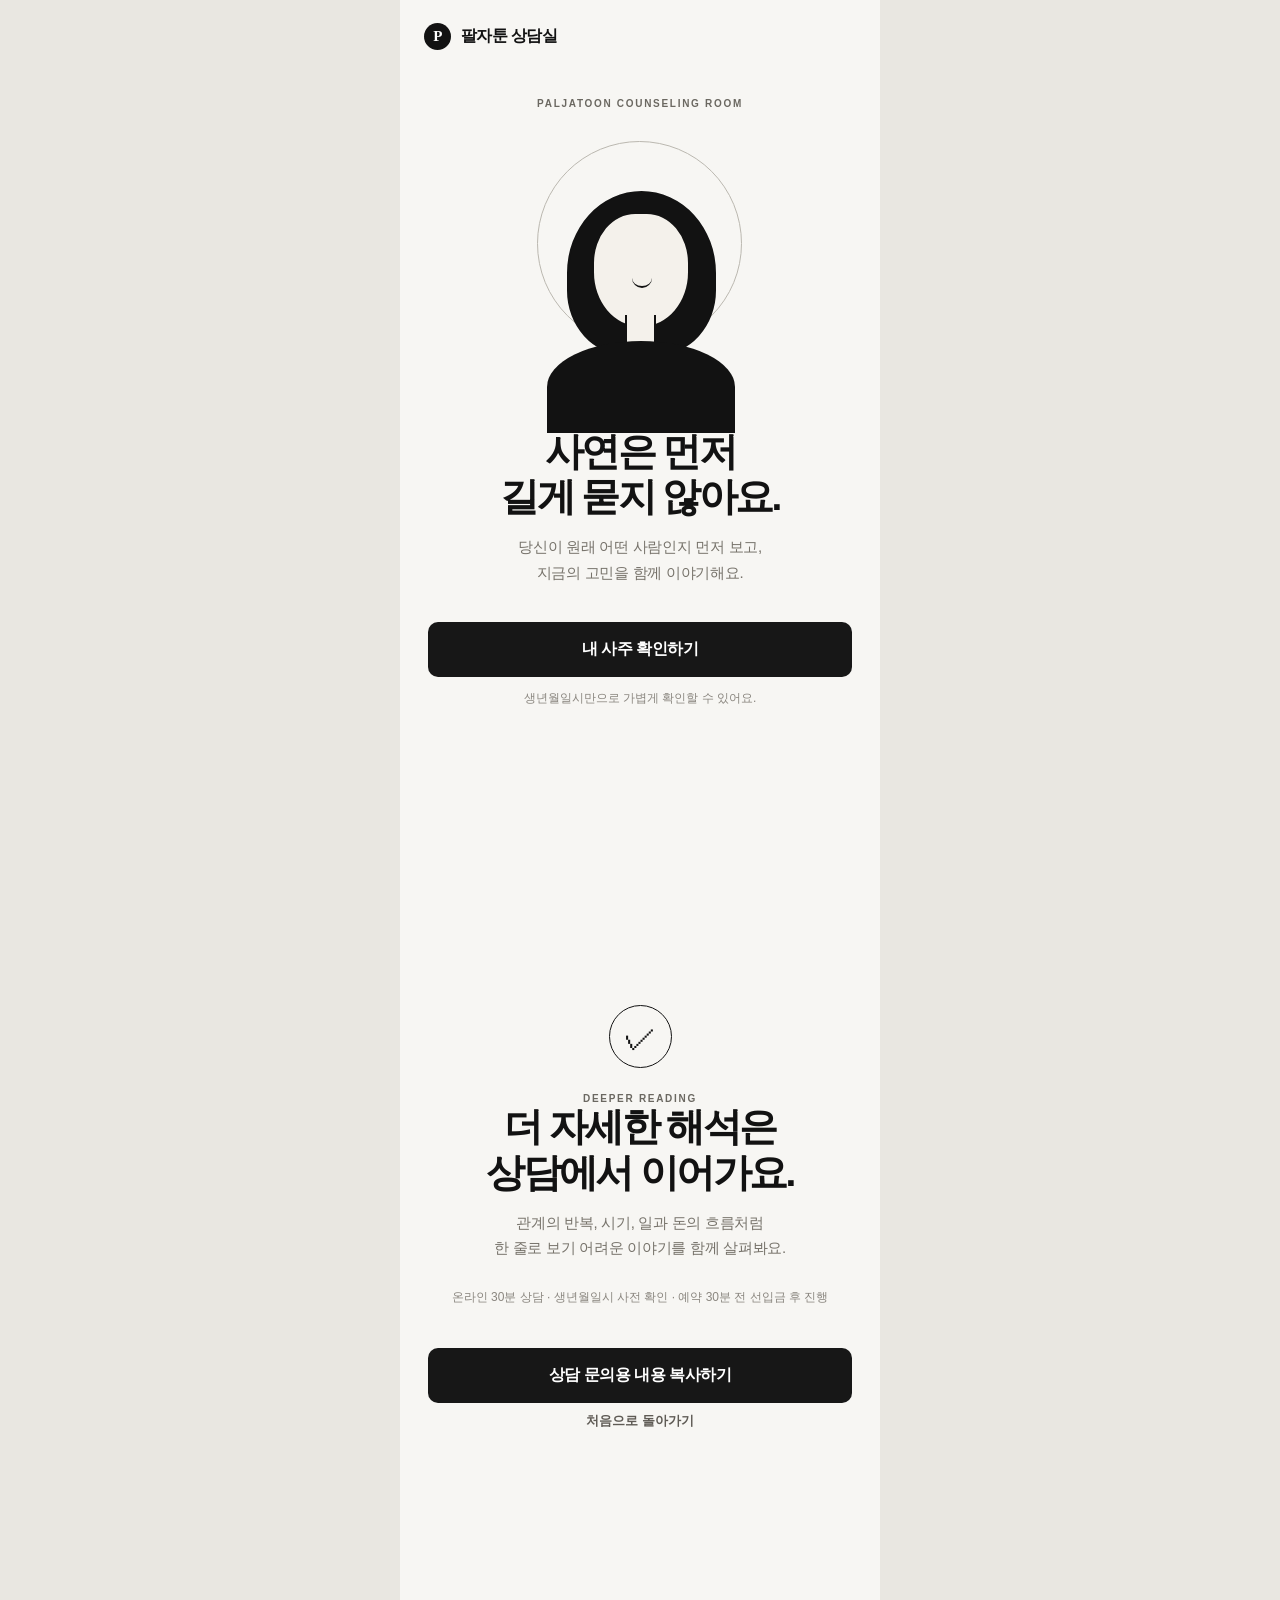
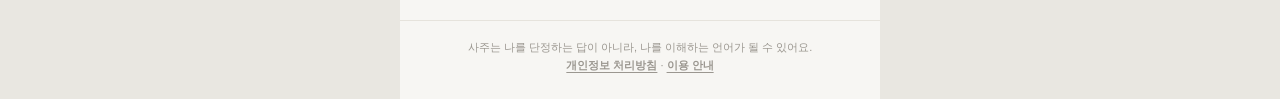
<file: index.html>
<!doctype html>
<html lang="ko">
  <head>
    <meta charset="UTF-8" />
    <meta name="viewport" content="width=device-width, initial-scale=1.0" />
    <meta name="theme-color" content="#111111" />
    <meta name="description" content="사연 기반 1:1 사주 상담 준비와 가벼운 만세력 미리보기" />
    <link rel="manifest" href="manifest.webmanifest" />
    <link rel="apple-touch-icon" href="assets/app-icon-1024.png" />
    <title>팔자툰 상담실</title>
    <link rel="stylesheet" href="styles.css" />
    <link rel="stylesheet" href="overrides.css?v=smile-2" />
  </head>
  <body>
    <main class="app-shell">
      <header class="topbar">
        <a class="brand" href="#top" aria-label="팔자툰 상담실 처음으로">
          <span class="brand-mark">P</span>
          <span>팔자툰 상담실</span>
        </a>
        <button class="text-button" id="restartButton" type="button" hidden>처음으로</button>
      </header>

      <section class="screen hero-screen" id="heroScreen">
        <div class="eyebrow">PALJATOON COUNSELING ROOM</div>
        <div class="hero-illustration" aria-hidden="true">
          <div class="moon"></div>
          <div class="hair"></div>
          <div class="face"></div>
          <div class="neck"></div>
          <div class="top"></div>
        </div>
        <h1>사연은 먼저<br />길게 묻지 않아요.</h1>
        <p class="lead">당신이 원래 어떤 사람인지 먼저 보고,<br />지금의 고민을 함께 이야기해요.</p>
        <button class="primary-button" id="startButton" type="button">내 사주 확인하기</button>
        <p class="quiet-note">생년월일시만으로 가볍게 확인할 수 있어요.</p>
      </section>

      <section class="screen form-screen" id="formScreen" hidden>
        <div class="progress" aria-label="상담 준비 진행률">
          <span class="progress-dot active"></span><span class="progress-line"></span>
          <span class="progress-dot"></span><span class="progress-line"></span>
          <span class="progress-dot"></span>
        </div>

        <section class="form-step active" data-step="1">
          <div class="eyebrow">01 / 지금의 고민</div>
          <h2>무엇이 가장<br />답답한가요?</h2>
          <p class="step-description">가장 가까운 주제 하나만 골라줘요.</p>
          <div class="choice-grid" role="group" aria-label="상담 주제 선택">
            <button class="choice-card" type="button" data-topic="연애·결혼">연애·결혼</button>
            <button class="choice-card" type="button" data-topic="시댁·가족">시댁·가족</button>
            <button class="choice-card" type="button" data-topic="돈·일">돈·일</button>
            <button class="choice-card" type="button" data-topic="나 자신">나 자신</button>
          </div>
          <button class="primary-button next-button" type="button" disabled>다음</button>
        </section>

        <section class="form-step" data-step="2">
          <div class="eyebrow">02 / 사주 입력</div>
          <h2>당신의 시간을<br />알려주세요.</h2>
          <p class="step-description">사연은 지금 길게 적지 않아도 괜찮아요.</p>
          <div class="input-stack">
            <label>생년월일<input id="birthDate" type="text" inputmode="numeric" autocomplete="bday" placeholder="예: 1990.03.14" maxlength="10" aria-describedby="birthDateHint" /></label>
            <p class="input-hint" id="birthDateHint">점(.) 없이 숫자만 입력해도 돼요.</p>
            <div class="two-columns">
              <label>양력 / 음력<select id="calendarType"><option value="양력">양력</option><option value="음력">음력</option></select></label>
              <label>태어난 시간<select id="birthTime"><option value="">선택</option><option>모름</option><option>자시 (23:00–00:59)</option><option>축시 (01:00–02:59)</option><option>인시 (03:00–04:59)</option><option>묘시 (05:00–06:59)</option><option>진시 (07:00–08:59)</option><option>사시 (09:00–10:59)</option><option>오시 (11:00–12:59)</option><option>미시 (13:00–14:59)</option><option>신시 (15:00–16:59)</option><option>유시 (17:00–18:59)</option><option>술시 (19:00–20:59)</option><option>해시 (21:00–22:59)</option></select></label>
            </div>
            <label>출생 도시<input id="birthCity" type="text" placeholder="예: 서울" autocomplete="address-level2" /></label>
          </div>
          <div class="button-row"><button class="secondary-button back-button" type="button">이전</button><button class="primary-button next-button" type="button">다음</button></div>
        </section>

        <section class="form-step" data-step="3">
          <div class="eyebrow">03 / 고민 한 줄</div>
          <h2>지금 가장 듣고 싶은<br />말은 무엇인가요?</h2>
          <p class="step-description">한 줄이면 충분해요. 자세한 이야기는 상담에서 들어요.</p>
          <label class="textarea-label">고민 한 줄<textarea id="concernText" maxlength="160" placeholder="예: 결혼 안에서 제가 늘 뒤로 밀리는 것 같아요."></textarea><span id="charCount">0 / 160</span></label>
          <div class="button-row"><button class="secondary-button back-button" type="button">이전</button><button class="primary-button" id="reviewButton" type="button">내 사주 확인하기</button></div>
        </section>
      </section>

      <section class="screen review-screen" id="reviewScreen" hidden>
        <div class="eyebrow">MY SAJU PREVIEW</div>
        <h2>내 사주를<br />가볍게 봤어요.</h2>
        <article class="summary-card">
          <div><span>주제</span><strong id="summaryTopic">—</strong></div>
          <div><span>생년월일</span><strong id="summaryBirth">—</strong></div>
          <div><span>태어난 시간</span><strong id="summaryTime">—</strong></div>
          <div><span>출생 도시</span><strong id="summaryCity">—</strong></div>
          <div class="summary-concern"><span>고민 한 줄</span><strong id="summaryConcern">—</strong></div>
        </article>
        <section class="manseyeok-preview" aria-live="polite">
          <div class="preview-heading"><span>LIGHT MANSEYEOOK</span><strong>사주팔자 미리보기</strong></div>
          <div class="pillar-grid">
            <div class="pillar"><span>시주</span><strong id="pillarHour">…</strong></div>
            <div class="pillar"><span>일주</span><strong id="pillarDay">…</strong></div>
            <div class="pillar"><span>월주</span><strong id="pillarMonth">…</strong></div>
            <div class="pillar"><span>년주</span><strong id="pillarYear">…</strong></div>
          </div>
          <p class="preview-note" id="pillarNote">입력한 생년월일시를 바탕으로 계산해요.</p>
        </section>
        <section class="reading-preview" id="readingPreview" hidden>
          <div class="reading-kicker">DAY PILLAR NOTE</div>
          <h3 id="readingTitle">일주 한 줄 해석</h3>
          <p class="reading-intro" id="readingIntro"></p>
          <div class="reading-chapters" id="readingChapters"></div>
          <p class="reading-disclaimer">이 내용은 일주 한 가지를 가볍게 읽은 참고용이에요. 전체 사주와 시기까지 보려면 상담에서 함께 확인해요.</p>
        </section>
        <p class="privacy-note">가벼운 미리보기예요. 입력한 정보는 이 화면에서만 정리돼요.</p>
        <button class="primary-button" id="submitButton" type="button">더 자세히 유료 상담받기</button>
        <button class="text-button edit-button" id="editButton" type="button">내용 수정하기</button>
      </section>

      <section class="screen complete-screen" id="completeScreen" hidden>
        <div class="check">✓</div>
        <div class="eyebrow">DEEPER READING</div>
        <h2>더 자세한 해석은<br />상담에서 이어가요.</h2>
        <p class="lead">관계의 반복, 시기, 일과 돈의 흐름처럼<br />한 줄로 보기 어려운 이야기를 함께 살펴봐요.</p>
        <p class="privacy-note">온라인 30분 상담 · 생년월일시 사전 확인 · 예약 30분 전 선입금 후 진행</p>
        <button class="primary-button" id="copyButton" type="button">상담 문의용 내용 복사하기</button>
        <button class="text-button" id="homeButton" type="button">처음으로 돌아가기</button>
      </section>

      <footer>사주는 나를 단정하는 답이 아니라, 나를 이해하는 언어가 될 수 있어요.<br /><a href="privacy.html">개인정보 처리방침</a> · <a href="terms.html">이용 안내</a></footer>
    </main>
    <script src="app.js"></script>
  </body>
</html>
</file>
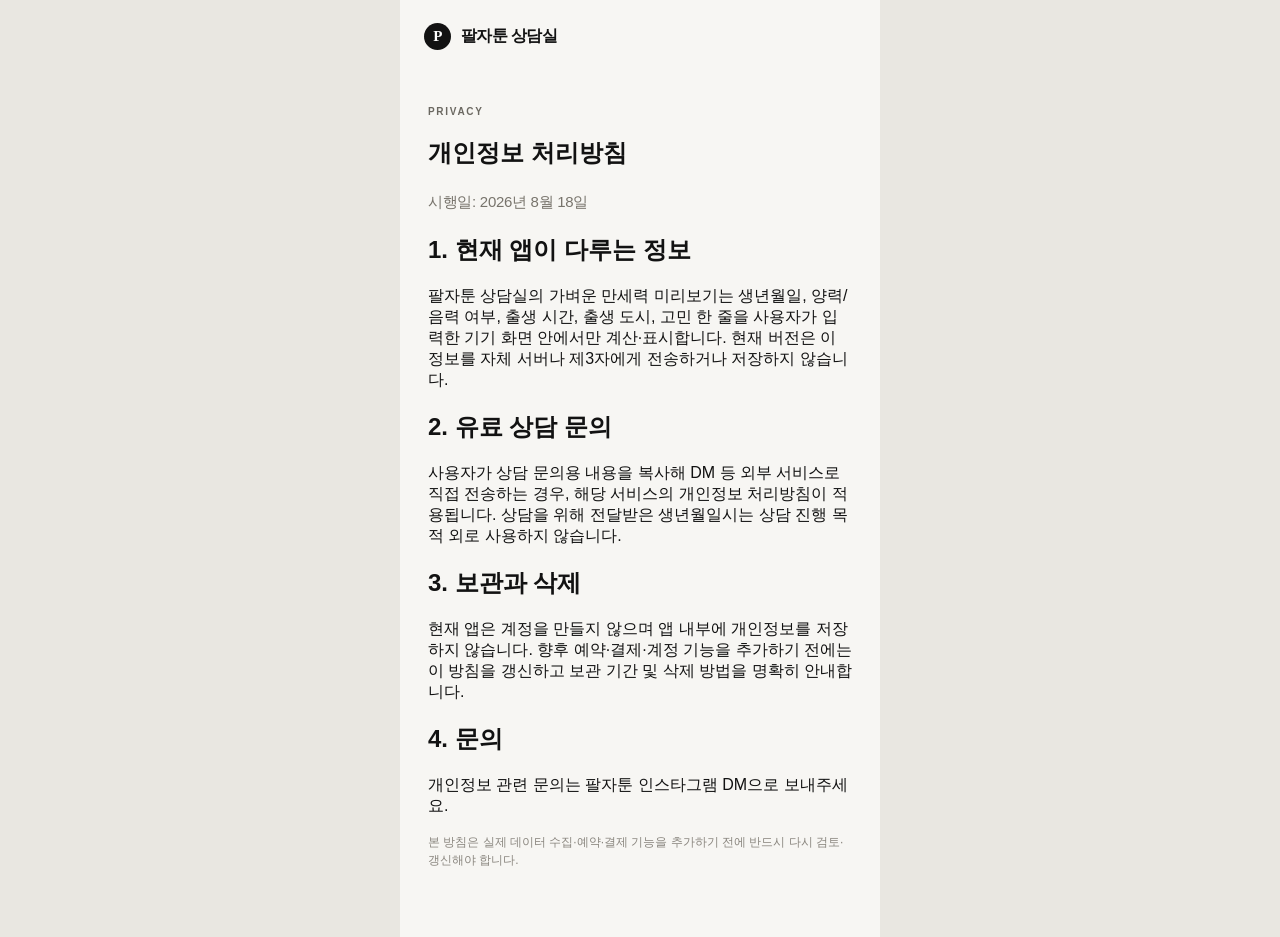
<file: privacy.html>
<!doctype html>
<html lang="ko">
  <head>
    <meta charset="UTF-8" />
    <meta name="viewport" content="width=device-width, initial-scale=1.0" />
    <meta name="theme-color" content="#111111" />
    <title>팔자툰 상담실 · 개인정보 처리방침</title>
    <link rel="stylesheet" href="styles.css" />
    <link rel="stylesheet" href="overrides.css" />
  </head>
  <body>
    <main class="app-shell legal-page">
      <header class="topbar"><a class="brand" href="index.html"><span class="brand-mark">P</span><span>팔자툰 상담실</span></a></header>
      <section class="screen">
        <div class="eyebrow">PRIVACY</div>
        <h1>개인정보 처리방침</h1>
        <p class="lead">시행일: 2026년 8월 18일</p>
        <h2>1. 현재 앱이 다루는 정보</h2>
        <p>팔자툰 상담실의 가벼운 만세력 미리보기는 생년월일, 양력/음력 여부, 출생 시간, 출생 도시, 고민 한 줄을 사용자가 입력한 기기 화면 안에서만 계산·표시합니다. 현재 버전은 이 정보를 자체 서버나 제3자에게 전송하거나 저장하지 않습니다.</p>
        <h2>2. 유료 상담 문의</h2>
        <p>사용자가 상담 문의용 내용을 복사해 DM 등 외부 서비스로 직접 전송하는 경우, 해당 서비스의 개인정보 처리방침이 적용됩니다. 상담을 위해 전달받은 생년월일시는 상담 진행 목적 외로 사용하지 않습니다.</p>
        <h2>3. 보관과 삭제</h2>
        <p>현재 앱은 계정을 만들지 않으며 앱 내부에 개인정보를 저장하지 않습니다. 향후 예약·결제·계정 기능을 추가하기 전에는 이 방침을 갱신하고 보관 기간 및 삭제 방법을 명확히 안내합니다.</p>
        <h2>4. 문의</h2>
        <p>개인정보 관련 문의는 팔자툰 인스타그램 DM으로 보내주세요.</p>
        <p class="privacy-note">본 방침은 실제 데이터 수집·예약·결제 기능을 추가하기 전에 반드시 다시 검토·갱신해야 합니다.</p>
      </section>
    </main>
  </body>
</html>
</file>
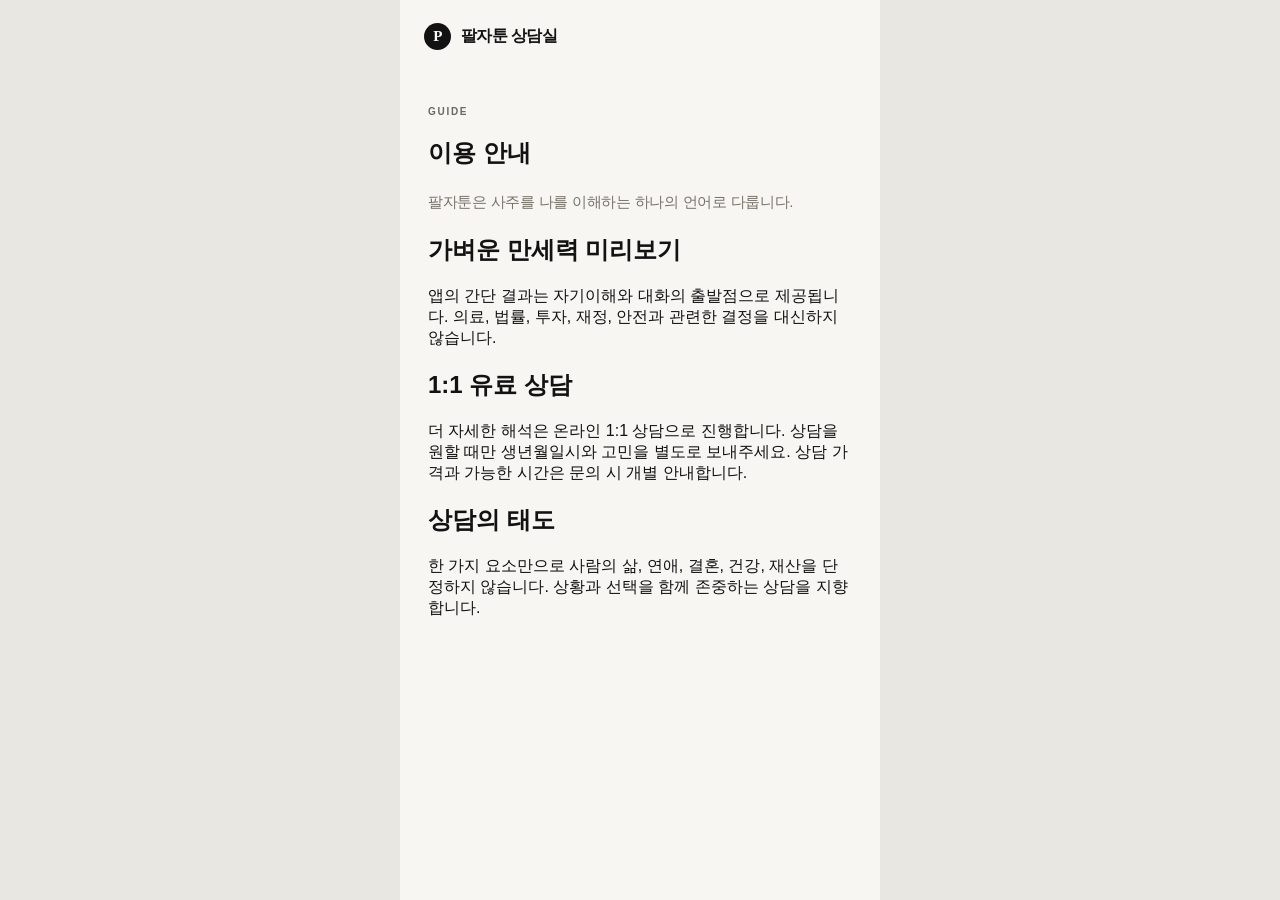
<file: terms.html>
<!doctype html>
<html lang="ko">
  <head>
    <meta charset="UTF-8" />
    <meta name="viewport" content="width=device-width, initial-scale=1.0" />
    <meta name="theme-color" content="#111111" />
    <title>팔자툰 상담실 · 이용 안내</title>
    <link rel="stylesheet" href="styles.css" />
    <link rel="stylesheet" href="overrides.css" />
  </head>
  <body>
    <main class="app-shell legal-page">
      <header class="topbar"><a class="brand" href="index.html"><span class="brand-mark">P</span><span>팔자툰 상담실</span></a></header>
      <section class="screen">
        <div class="eyebrow">GUIDE</div>
        <h1>이용 안내</h1>
        <p class="lead">팔자툰은 사주를 나를 이해하는 하나의 언어로 다룹니다.</p>
        <h2>가벼운 만세력 미리보기</h2>
        <p>앱의 간단 결과는 자기이해와 대화의 출발점으로 제공됩니다. 의료, 법률, 투자, 재정, 안전과 관련한 결정을 대신하지 않습니다.</p>
        <h2>1:1 유료 상담</h2>
        <p>더 자세한 해석은 온라인 1:1 상담으로 진행합니다. 상담을 원할 때만 생년월일시와 고민을 별도로 보내주세요. 상담 가격과 가능한 시간은 문의 시 개별 안내합니다.</p>
        <h2>상담의 태도</h2>
        <p>한 가지 요소만으로 사람의 삶, 연애, 결혼, 건강, 재산을 단정하지 않습니다. 상황과 선택을 함께 존중하는 상담을 지향합니다.</p>
      </section>
    </main>
  </body>
</html>
</file>
<file: styles.css>
:root{--ink:#121212;--paper:#f7f6f3;--line:#d8d6d0;--muted:#77736b;--card:#fff;--accent:#171717}*{box-sizing:border-box}body{margin:0;background:#e9e7e1;color:var(--ink);font-family:"Pretendard","Apple SD Gothic Neo","Malgun Gothic",sans-serif}.app-shell{width:min(100%,480px);min-height:100vh;margin:0 auto;background:var(--paper);position:relative;overflow:hidden}.topbar{height:72px;padding:0 24px;display:flex;align-items:center;justify-content:space-between}.brand{display:flex;align-items:center;gap:10px;font-size:16px;font-weight:800;letter-spacing:-.6px;color:inherit;text-decoration:none}.brand-mark{display:grid;place-items:center;width:27px;height:27px;border-radius:50%;background:var(--ink);color:#fff;font-family:Georgia,serif;font-size:15px}.screen{padding:34px 28px 56px;min-height:calc(100vh - 126px)}.hero-screen{display:flex;flex-direction:column;align-items:center;text-align:center;padding-top:26px}.eyebrow{font-size:10px;letter-spacing:1.7px;font-weight:800;color:#6b6861}.hero-illustration{height:285px;width:230px;position:relative;margin:24px 0 11px}.moon{position:absolute;width:205px;height:205px;border:1px solid #bbb8b0;border-radius:50%;top:8px;left:12px}.hair{position:absolute;width:149px;height:164px;left:42px;top:58px;border:2px solid var(--ink);border-radius:56% 56% 44% 44%;background:var(--ink)}.face{position:absolute;width:98px;height:116px;left:67px;top:79px;border-radius:44% 44% 48% 48%;background:#f4f1eb;border:2px solid var(--ink)}.neck{position:absolute;width:31px;height:35px;left:100px;top:182px;background:#f4f1eb;border-left:2px solid var(--ink);border-right:2px solid var(--ink)}.top{position:absolute;width:188px;height:92px;left:22px;top:208px;background:var(--ink);border-radius:55% 55% 0 0}.hero-screen h1,.form-step h2,.review-screen h2,.complete-screen h2{margin:0;font-size:39px;line-height:1.16;letter-spacing:-2.6px}.lead{font-size:15px;line-height:1.7;color:var(--muted);letter-spacing:-.3px}.primary-button,.secondary-button,.choice-card{font:inherit;border:0;cursor:pointer}.primary-button{background:var(--accent);color:white;border-radius:10px;min-height:55px;padding:0 20px;font-weight:800;font-size:16px;letter-spacing:-.5px;width:100%;margin-top:22px}.primary-button:disabled{opacity:.32;cursor:not-allowed}.quiet-note,.privacy-note{font-size:12px;color:#8a867f;line-height:1.5}.progress{display:flex;align-items:center;margin:0 0 45px}.progress-dot{width:9px;height:9px;border:1px solid #a9a69e;border-radius:50%}.progress-dot.active{background:var(--ink);border-color:var(--ink)}.progress-line{height:1px;background:#cbc8c1;flex:1;margin:0 8px}.step-description{font-size:14px;color:var(--muted);line-height:1.6;margin:12px 0 26px}.choice-grid{display:grid;grid-template-columns:1fr 1fr;gap:10px}.choice-card{background:transparent;border:1px solid var(--line);border-radius:10px;height:104px;text-align:left;padding:17px;font-weight:700;font-size:17px;letter-spacing:-.7px}.choice-card.selected{background:var(--ink);border-color:var(--ink);color:white}.input-stack{display:grid;gap:17px}.input-stack label,.textarea-label{display:grid;gap:8px;font-size:13px;font-weight:800;letter-spacing:-.3px}.input-stack input,.input-stack select,textarea{width:100%;height:51px;border:1px solid var(--line);border-radius:8px;background:#fff;padding:0 13px;color:var(--ink);font:inherit;font-size:14px;outline:none}.input-stack input:focus,.input-stack select:focus,textarea:focus{border:1.5px solid var(--ink)}.two-columns{display:grid;grid-template-columns:1fr 1.35fr;gap:10px}.button-row{display:grid;grid-template-columns:100px 1fr;gap:10px;margin-top:23px}.button-row .primary-button{margin:0}.secondary-button{min-height:55px;border-radius:10px;background:#e6e4df;color:var(--ink);font-weight:700}textarea{height:145px;padding:14px;resize:none;line-height:1.55}.textarea-label span{justify-self:end;color:#99958e;font-weight:500}.summary-card{margin-top:28px;background:var(--card);border:1px solid var(--line);border-radius:12px;overflow:hidden}.summary-card div{display:flex;align-items:center;justify-content:space-between;gap:20px;min-height:61px;padding:15px 17px;border-bottom:1px solid #eeeae4}.summary-card div:last-child{border-bottom:0}.summary-card span{font-size:12px;color:var(--muted);font-weight:700}.summary-card strong{font-size:14px;text-align:right;letter-spacing:-.4px}.summary-card .summary-concern{display:grid;grid-template-columns:70px 1fr;align-items:start;min-height:91px}.summary-concern strong{text-align:left;line-height:1.55}.edit-button{display:block;margin:18px auto 0}.complete-screen{display:flex;min-height:calc(100vh - 126px);flex-direction:column;justify-content:center;text-align:center;align-items:center}.check{width:63px;height:63px;display:grid;place-items:center;border:1px solid var(--ink);border-radius:50%;font-size:33px;margin-bottom:25px}.complete-screen .primary-button{margin-top:30px}.text-button{border:0;background:transparent;font:inherit;font-size:13px;font-weight:700;color:#5f5b55;cursor:pointer;padding:9px 0}footer{padding:18px 28px 25px;border-top:1px solid #e6e3dc;text-align:center;color:#9b9790;font-size:11px;line-height:1.6}@media (max-width:380px){.hero-screen h1,.form-step h2,.review-screen h2,.complete-screen h2{font-size:35px}.screen{padding-left:22px;padding-right:22px}.topbar{padding:0 21px}}
</file>
<file: overrides.css>
.input-hint {
  margin: -10px 2px 1px;
  color: var(--muted);
  font-size: 12px;
}

.manseyeok-preview {
  margin-top: 18px;
  padding: 18px;
  border: 1px solid var(--ink);
  border-radius: 12px;
  background: var(--ink);
  color: #fff;
}

.preview-heading { display: flex; justify-content: space-between; align-items: baseline; gap: 12px; }
.preview-heading span { color: #b9b7b0; font-size: 10px; font-weight: 800; letter-spacing: 1.25px; }
.preview-heading strong { font-size: 14px; letter-spacing: -.5px; }
.pillar-grid { display: grid; grid-template-columns: repeat(4, 1fr); gap: 7px; margin: 18px 0 14px; }
.pillar { min-height: 85px; padding: 10px 5px; display: grid; place-items: center; gap: 8px; border: 1px solid #5c5a55; border-radius: 8px; background: #1e1e1e; }
.pillar span { color: #b9b7b0; font-size: 11px; font-weight: 700; }
.pillar strong { font-family: Georgia, serif; font-size: 24px; letter-spacing: 1px; }
.preview-note { margin: 0; color: #c8c6c1; font-size: 11px; line-height: 1.55; }

.reading-preview { margin-top: 28px; }
.reading-kicker { color: var(--muted); font-size: 10px; font-weight: 800; letter-spacing: 1.4px; }
.reading-preview h3 { margin: 8px 0 8px; font-size: 27px; letter-spacing: -1.3px; }
.reading-intro { margin: 0 0 17px; color: #4f4c46; font-size: 14px; line-height: 1.65; }
.reading-chapters { display: grid; gap: 8px; }
.reading-chapter { padding: 15px 16px; border: 1px solid var(--line); border-radius: 10px; background: #fff; }
.reading-chapter strong { font-size: 13px; letter-spacing: -.35px; }
.reading-chapter p { margin: 7px 0 0; color: #595650; font-size: 13px; line-height: 1.62; letter-spacing: -.25px; }
.reading-disclaimer { margin: 13px 2px 0; color: var(--muted); font-size: 11px; line-height: 1.55; }
footer a { color: inherit; font-weight: 700; text-underline-offset: 3px; }

/* 첫 화면의 단순한 얼굴에만 아주 작은 미소를 더한다. */
.face::after {
  content: "";
  position: absolute;
  top: 62px;
  left: 38px;
  width: 20px;
  height: 10px;
  border-bottom: 2px solid var(--ink);
  border-radius: 0 0 18px 18px;
}
</file>
